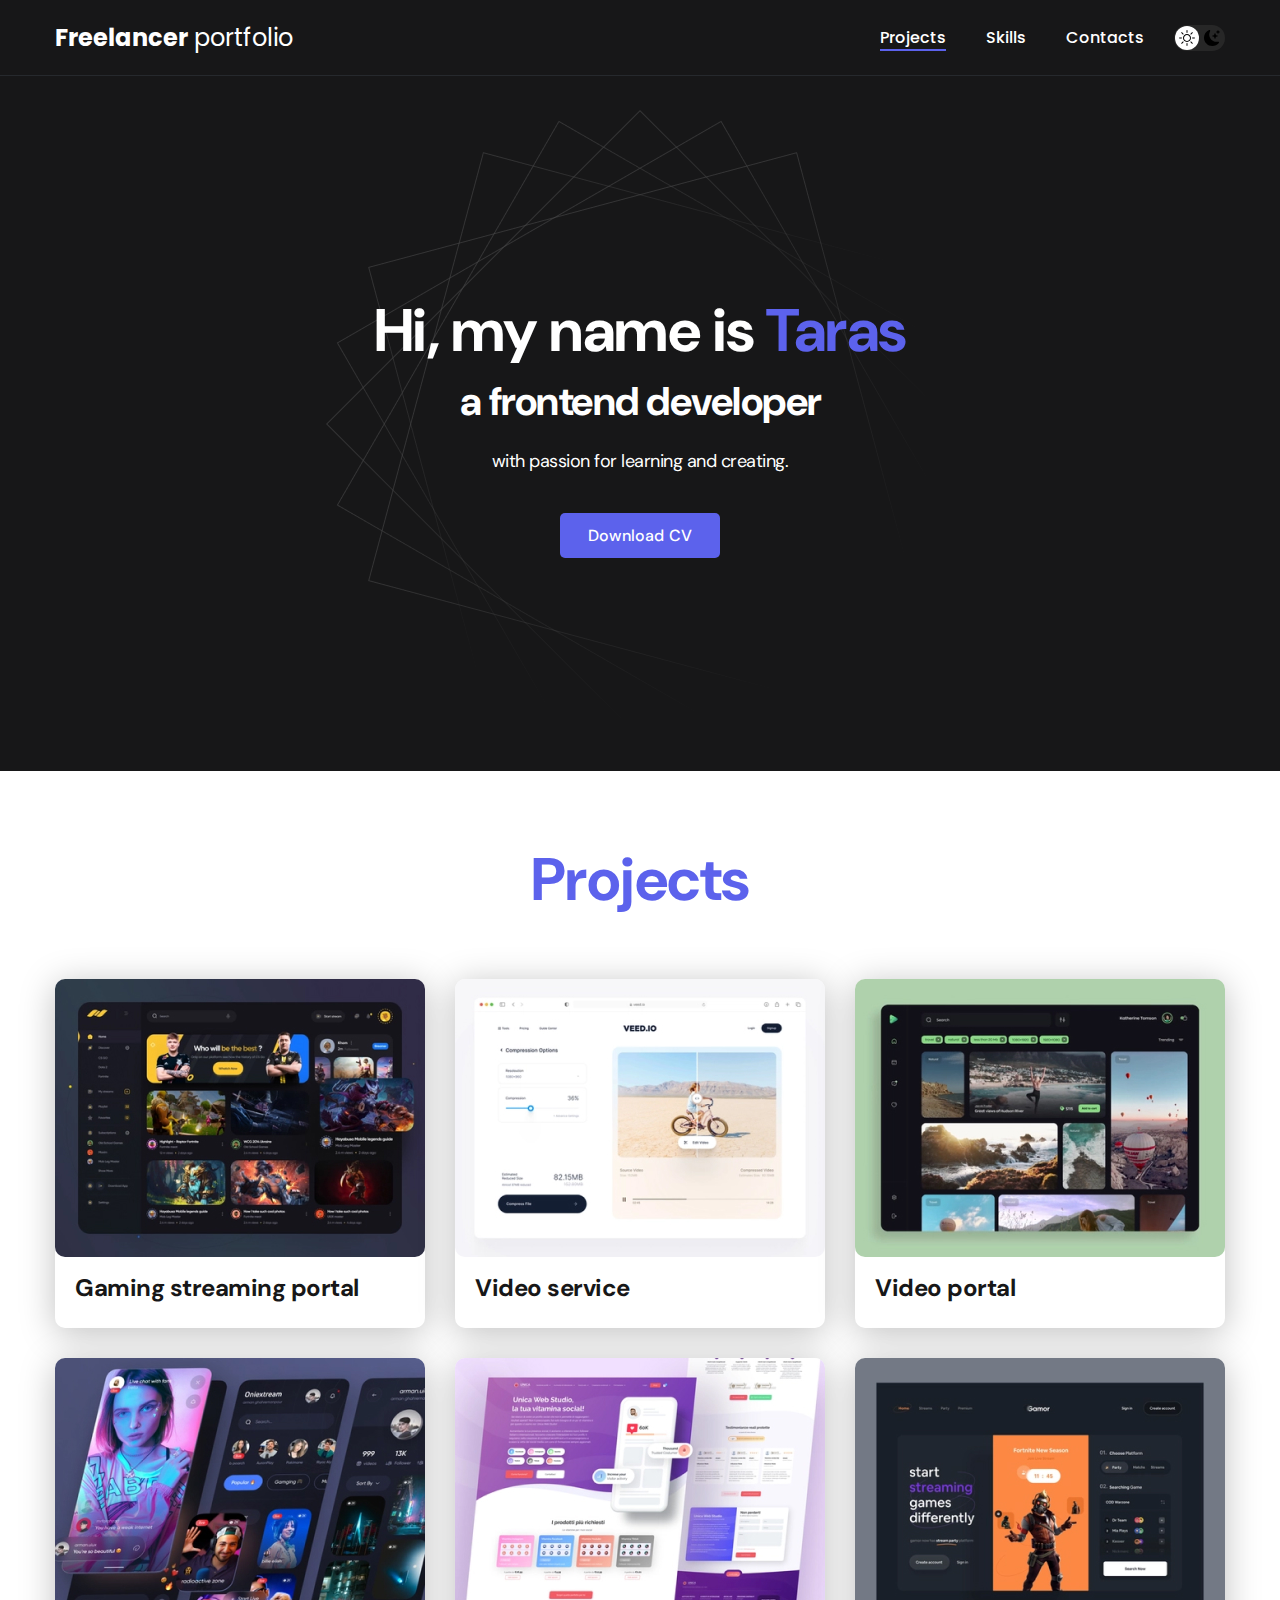
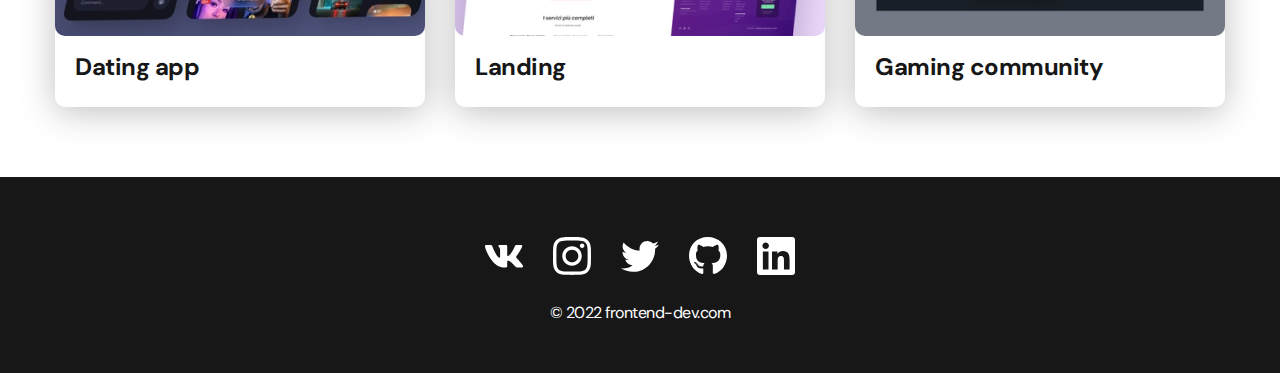
<file: index.html>
<!DOCTYPE html>
<html lang="en">
<head>
    <meta charset="UTF-8">
    <meta http-equiv="X-UA-Compatible" content="IE=edge">
    <meta name="viewport" content="width=device-width, initial-scale=1.0">
    <title>CV</title>
    <link rel="stylesheet" href="css/main.css">
</head>
<body>
    <nav class="nav">
        <div class="container">
            <div class="nav_row">
                <a href="./index.html" class="logo"><strong>Freelancer</strong> portfolio</a>
                <button class="dark-mode-btn">
                    <img src="./img/icons/sun.svg" alt="light mode" class="dark-mode-btn__icon">
                    <img src="./img/icons/moon.svg" alt="dark mode" class="dark-mode-btn__icon">
                </button>
                <ul class="nav_list">
                    <li class="nav_list__item"><a href="./index.html" class="nav_list__link nav_list__link--active">Projects</a></li>
                    <li class="nav_list__item"><a href="./skills.html" class="nav_list__link">Skills</a></li>
                    <li class="nav_list__item"><a href="./contacts.html" class="nav_list__link">Contacts</a></li>
                </ul>


            </div>
        </div>
    </nav>

    <header class="header">
        <div class="header__wrapper">
            <h1 class="header__title">
                <strong>Hi, my name is <em>Taras</em></strong><br>
                a frontend developer
            </h1>
            <div class="header__text">
                <p>with passion for learning and creating.</p>
            </div>
            <a href="#!" class="btn">Download CV</a>
        </div>
    </header>

    <main class="section">
        <div class="container">
            <h2 class="title-1">Projects</h2>
            <ul class="projects">
                <li class="project">
                    <a href="./project-page.html">
                        <img src="./img/projects/01.jpg" alt="Project img" class="project__img">
                        <h3 class="project__title">Gaming streaming portal</h3>
                    </a>
                </li>
                <li class="project">
                    <a href="./project-page.html">
                        <img src="./img/projects/02.jpg" alt="Project img" class="project__img">
                        <h3 class="project__title">Video service</h3>
                    </a>
                </li>
                <li class="project">
                    <a href="./project-page.html">
                        <img src="./img/projects/03.jpg" alt="Project img" class="project__img">
                        <h3 class="project__title">Video portal</h3>
                    </a>
                </li>
                <li class="project">
                    <img src="./img/projects/04.jpg" alt="Project img" class="project__img">
                    <h3 class="project__title">Dating app</h3>
                </li>
                <li class="project">
                    <img src="./img/projects/05.jpg" alt="Project img" class="project__img">
                    <h3 class="project__title">Landing</h3>
                </li>
                <li class="project">
                    <img src="./img/projects/06.jpg" alt="Project img" class="project__img">
                    <h3 class="project__title">Gaming community</h3>
                </li>
            </ul>
        </div>
    </main>

    <footer class="footer">
        <div class="container">
            <div class="footer__wrapper">
                <ul class="social">
                    <li class="social__item"><a href="#!"><img src="./img/icons/vk.svg" alt="Link"></a></li>
                    <li class="social__item"><a href="#!"><img src="./img/icons/instagram.svg" alt="Link"></a></li>
                    <li class="social__item"><a href="#!"><img src="./img/icons/twitter.svg" alt="Link"></a></li>
                    <li class="social__item"><a href="#!"><img src="./img/icons/gitHub.svg" alt="Link"></a></li>
                    <li class="social__item"><a href="#!"><img src="./img/icons/linkedIn.svg" alt="Link"></a></li>
                </ul>
                <div class="copyright">
                    <p>© 2022 frontend-dev.com</p>
                </div>
            </div>
        </div>
    </footer>

    <script src="./js/main.js"></script>
</body>
</html>
</file>
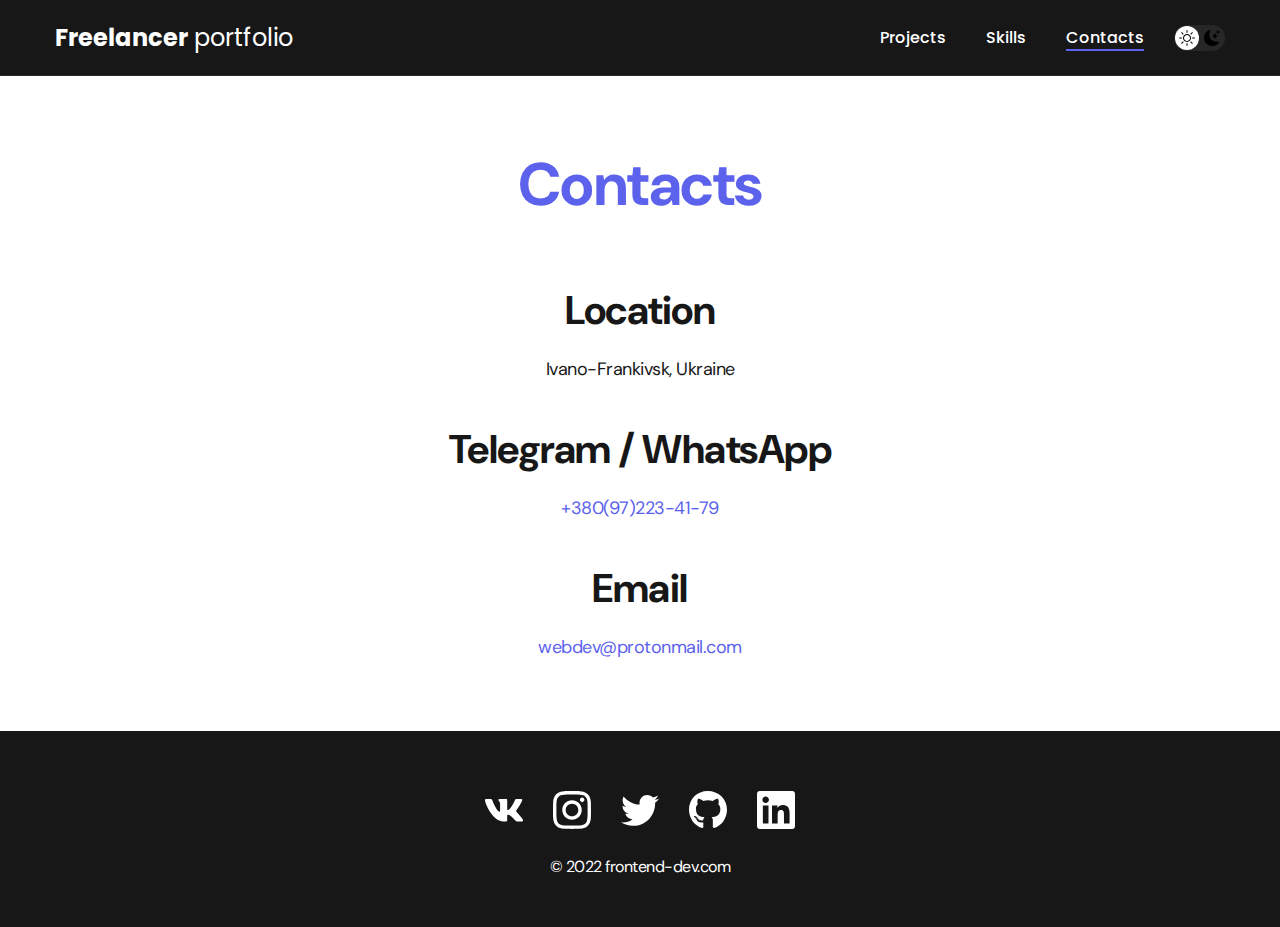
<file: contacts.html>
<!DOCTYPE html>
<html lang="en">
  <head>
    <meta charset="UTF-8" />
    <meta http-equiv="X-UA-Compatible" content="IE=edge" />
    <meta name="viewport" content="width=device-width, initial-scale=1.0" />
    <title>CV</title>
    <link rel="stylesheet" href="css/main.css" />
  </head>
  <body>
    <nav class="nav">
      <div class="container">
        <div class="nav_row">
          <a href="./index.html" class="logo"
            ><strong>Freelancer</strong> portfolio</a>
          <button class="dark-mode-btn">
            <img src="./img/icons/sun.svg" alt="light mode" class="dark-mode-btn__icon">
            <img src="./img/icons/moon.svg" alt="dark mode" class="dark-mode-btn__icon">
        </button>
          <ul class="nav_list">
            <li class="nav_list__item">
              <a href="./index.html" class="nav_list__link">Projects</a>
            </li>
            <li class="nav_list__item">
              <a
                href="./skills.html"
                class="nav_list__link"
                >Skills</a
              >
            </li>
            <li class="nav_list__item">
              <a href="./contacts.html" class="nav_list__link nav_list__link--active">Contacts</a>
            </li>
          </ul>
        </div>
      </div>
    </nav>

    <main class="section">
      <div class="container">
        <h1 class="title-1">Contacts</h1>

        <ul class="content_list">
          <li class="content_list__item">
            <h2 class="title-2">Location</h2>
            <p>Ivano-Frankivsk, Ukraine</p>
          </li>
          <li class="content_list__item">
            <h2 class="title-2">Telegram / WhatsApp</h2>
            <p><a href="tel:+380972234179">+380(97)223-41-79</a></p>
          </li>
          <li class="content_list__item">
            <h2 class="title-2">Email</h2>
            <p><a href="mailto:vip.kristals@gmail.com">webdev@protonmail.com</a></p>
          </li>               
        </ul>
      
      </div>
    </main>

    <footer class="footer">
      <div class="container">
        <div class="footer__wrapper">
          <ul class="social">
            <li class="social__item">
              <a href="#!"><img src="./img/icons/vk.svg" alt="Link" /></a>
            </li>
            <li class="social__item">
              <a href="#!"
                ><img src="./img/icons/instagram.svg" alt="Link"
              /></a>
            </li>
            <li class="social__item">
              <a href="#!"><img src="./img/icons/twitter.svg" alt="Link" /></a>
            </li>
            <li class="social__item">
              <a href="#!"><img src="./img/icons/gitHub.svg" alt="Link" /></a>
            </li>
            <li class="social__item">
              <a href="#!"><img src="./img/icons/linkedIn.svg" alt="Link" /></a>
            </li>
          </ul>
          <div class="copyright">
            <p>© 2022 frontend-dev.com</p>
          </div>
        </div>
      </div>
    </footer>
    <script src="./js/main.js"></script>
  </body>
</html>
</file>
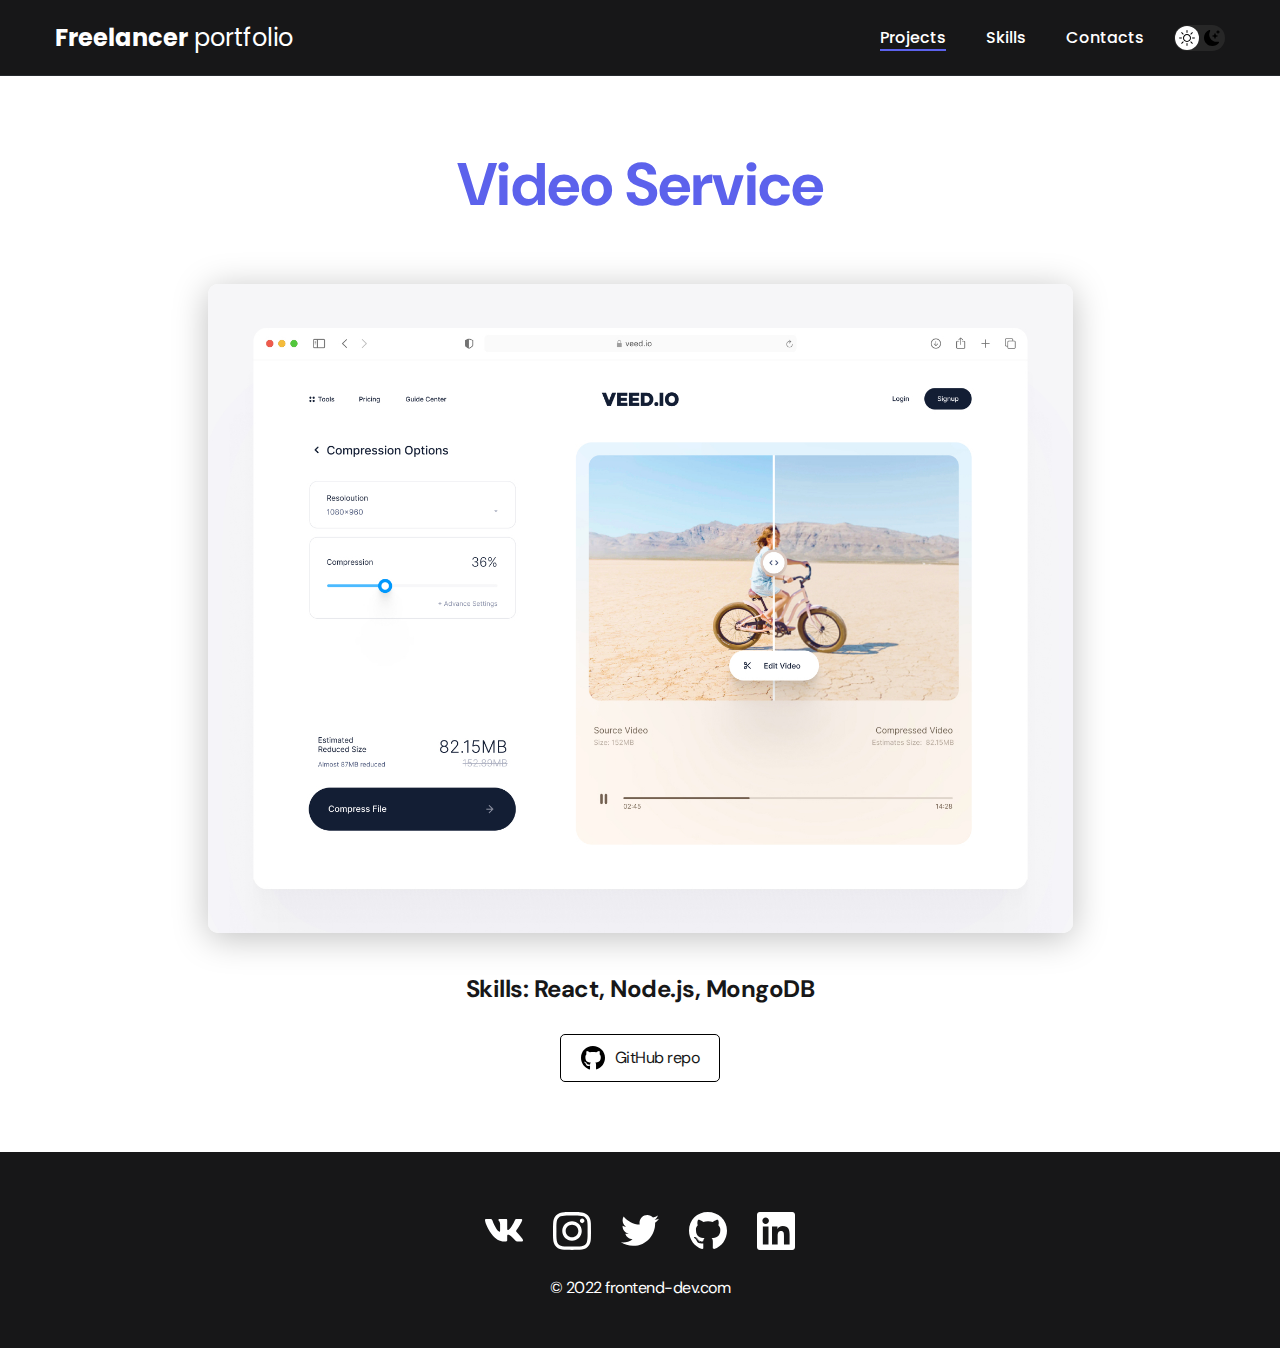
<file: project-page.html>
<!DOCTYPE html>
<html lang="en">
  <head>
    <meta charset="UTF-8" />
    <meta http-equiv="X-UA-Compatible" content="IE=edge" />
    <meta name="viewport" content="width=device-width, initial-scale=1.0" />
    <title>CV</title>
    <link rel="stylesheet" href="css/main.css" />
  </head>
  <body>
    <nav class="nav">
      <div class="container">
        <div class="nav_row">
          <a href="./index.html" class="logo"
            ><strong>Freelancer</strong> portfolio</a
          >
          <button class="dark-mode-btn">
            <img src="./img/icons/sun.svg" alt="light mode" class="dark-mode-btn__icon">
            <img src="./img/icons/moon.svg" alt="dark mode" class="dark-mode-btn__icon">
        </button>
          <ul class="nav_list">
            <li class="nav_list__item">
              <a
                href="./index.html"
                class="nav_list__link nav_list__link--active"
                >Projects</a
              >
            </li>
            <li class="nav_list__item">
              <a href="./skills.html" class="nav_list__link">Skills</a>
            </li>
            <li class="nav_list__item">
              <a href="./contacts.html" class="nav_list__link">Contacts</a>
            </li>
          </ul>
        </div>
      </div>
    </nav>

    <main class="section">
      <div class="container">
        <div class="project-details">
          <h1 class="title-1">Video Service</h1>
          <img
            src="./img/projects/02-big.jpg"
            alt=""
            class="project-details__cover"
          />
          <div class="project-details__description">
            <p>Skills: React, Node.js, MongoDB</p>
          </div>

          <a href="#!" class="btn-outline">
            <img src="./img/icons/gitHub-black.svg" alt="" />
            GitHub repo
          </a>
        </div>
      </div>
    </main>

    <footer class="footer">
      <div class="container">
        <div class="footer__wrapper">
          <ul class="social">
            <li class="social__item">
              <a href="#!"><img src="./img/icons/vk.svg" alt="Link" /></a>
            </li>
            <li class="social__item">
              <a href="#!"
                ><img src="./img/icons/instagram.svg" alt="Link"
              /></a>
            </li>
            <li class="social__item">
              <a href="#!"><img src="./img/icons/twitter.svg" alt="Link" /></a>
            </li>
            <li class="social__item">
              <a href="#!"><img src="./img/icons/gitHub.svg" alt="Link" /></a>
            </li>
            <li class="social__item">
              <a href="#!"><img src="./img/icons/linkedIn.svg" alt="Link" /></a>
            </li>
          </ul>
          <div class="copyright">
            <p>© 2022 frontend-dev.com</p>
          </div>
        </div>
      </div>
    </footer>
    <script src="./js/main.js"></script>
  </body>
</html>
</file>
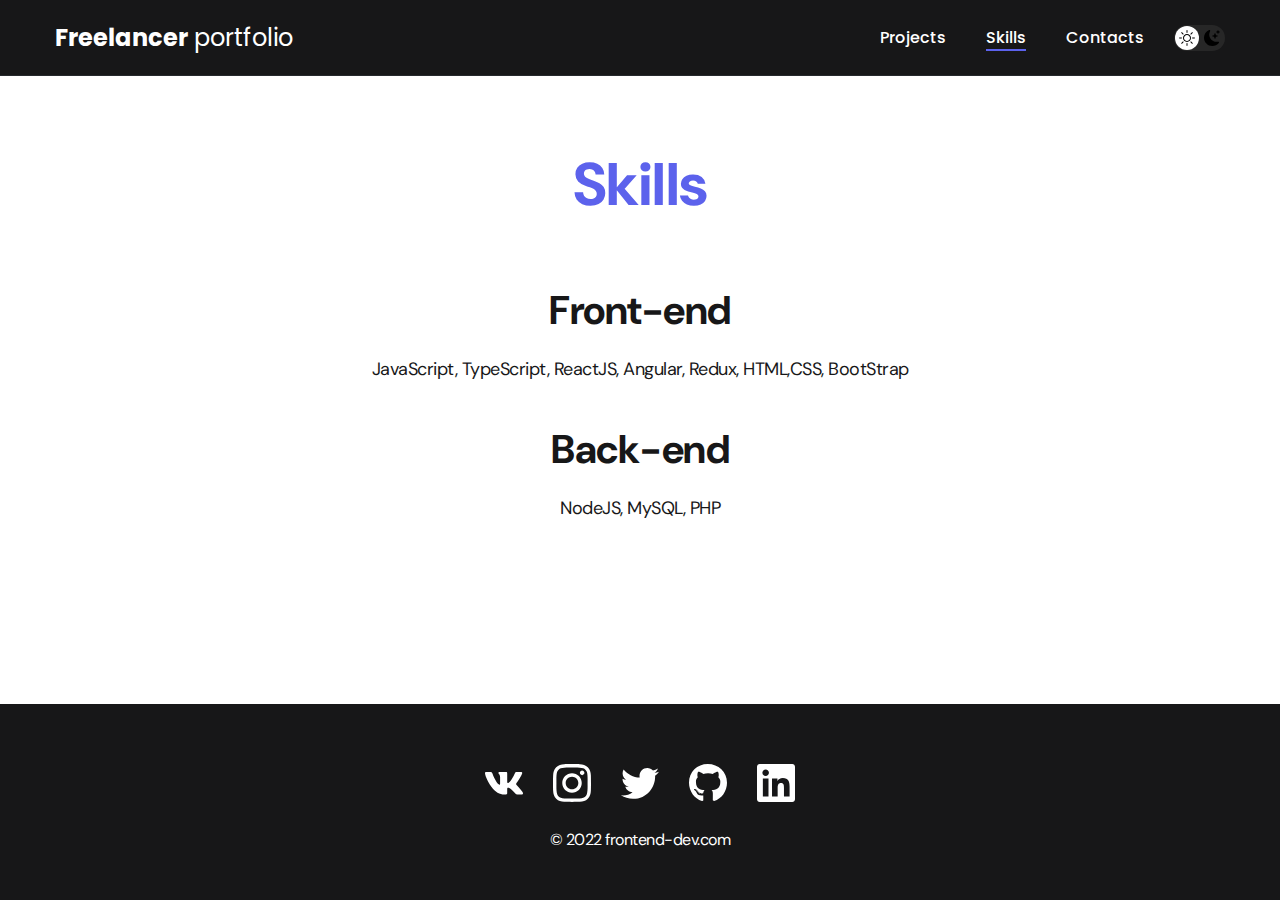
<file: skills.html>
<!DOCTYPE html>
<html lang="en">
  <head>
    <meta charset="UTF-8" />
    <meta http-equiv="X-UA-Compatible" content="IE=edge" />
    <meta name="viewport" content="width=device-width, initial-scale=1.0" />
    <title>CV</title>
    <link rel="stylesheet" href="css/main.css" />
  </head>
  <body>
    <nav class="nav">
      <div class="container">
        <div class="nav_row">
          <a href="./index.html" class="logo"
            ><strong>Freelancer</strong> portfolio</a
          >
          <button class="dark-mode-btn">
            <img src="./img/icons/sun.svg" alt="light mode" class="dark-mode-btn__icon">
            <img src="./img/icons/moon.svg" alt="dark mode" class="dark-mode-btn__icon">
        </button>
          <ul class="nav_list">
            <li class="nav_list__item">
              <a href="./index.html" class="nav_list__link">Projects</a>
            </li>
            <li class="nav_list__item">
              <a
                href="./skills.html"
                class="nav_list__link nav_list__link--active"
                >Skills</a
              >
            </li>
            <li class="nav_list__item">
              <a href="./contacts.html" class="nav_list__link">Contacts</a>
            </li>
          </ul>
        </div>
      </div>
    </nav>

    <main class="section">
      <div class="container">
        <h1 class="title-1">Skills</h1>

        <ul class="content_list">
          <li class="content_list__item">
            <h2 class="title-2">Front-end</h2>
            <p>
              JavaScript, TypeScript, ReactJS, Angular, Redux, HTML,CSS,
              BootStrap
            </p>
          </li>
          <li class="content_list__item">
            <h2 class="title-2">Back-end</h2>
            <p>NodeJS, MySQL, PHP</p>
          </li>
        </ul>
      </div>
    </main>

    <footer class="footer">
      <div class="container">
        <div class="footer__wrapper">
          <ul class="social">
            <li class="social__item">
              <a href="#!"><img src="./img/icons/vk.svg" alt="Link" /></a>
            </li>
            <li class="social__item">
              <a href="#!"
                ><img src="./img/icons/instagram.svg" alt="Link"
              /></a>
            </li>
            <li class="social__item">
              <a href="#!"><img src="./img/icons/twitter.svg" alt="Link" /></a>
            </li>
            <li class="social__item">
              <a href="#!"><img src="./img/icons/gitHub.svg" alt="Link" /></a>
            </li>
            <li class="social__item">
              <a href="#!"><img src="./img/icons/linkedIn.svg" alt="Link" /></a>
            </li>
          </ul>
          <div class="copyright">
            <p>© 2022 frontend-dev.com</p>
          </div>
        </div>
      </div>
    </footer>
    <script src="./js/main.js"></script>
  </body>
</html>
</file>
<file: css/main.css>
@import "./reset.css";
@import url('https://fonts.googleapis.com/css2?family=DM+Sans:wght@400;500;700&family=Poppins:wght@400;500;700&display=swap');

/*
font-family: 'DM Sans', sans-serif;
font-family: 'Poppins', sans-serif;
*/

/* *{
    border: 1px solid red;
} */

:root{
    --blackpure: #000;
    --black: #171718;
    --black-border: #26292D;
    --white: #fff;
    --purple: #5C62EC;

    --text-color:var(--black);
    --dark-bg: var(--black);
    --dark-border: var(--black-border);
    --header-text: var(--white);
    --accent: var(--purple);

    /* Light mode */
    --page-bg: var(--white);
    --text-color: var(--black);

    --title-1: var(--accent);

    --project-card-bg:var(--white);
    --project-card-text:var(--black);
    --box-shadow:0px 5px 35px rgba(0, 0, 0, 0.25);
}

.dark{
    --page-bg: #252526;
    --text-color: var(--white);

    --title-1: var(--white);

    --project-card-bg:var(--black);
    --project-card-text:var(--white);
    --box-shadow:0px 5px 35px rgba(0, 0, 0, 0.8);
}

html, body{
    display: flex;
    flex-direction: column;
    min-height: 100vh;

    letter-spacing: -0.5px;
    font-family: 'DM Sans', sans-serif;

    /* Light mode */
    background-color: var(--page-bg);
    color: var(--text-color);
}

.container{
    margin: 0 auto;
    max-width: 1200px;
    padding: 0 15px;
}
.none{
    display: none !important;
}
/* General */
.section {
    padding: 70px 0;
}
.title-1 {
    margin-bottom: 60px;
    font-size: 60px;
    font-weight: 700;
    line-height: 1.3;
    color: var(--title-1);
    text-align: center;
}
.title-2 {
    margin-bottom: 20px;
    
    font-size: 40px;
    line-height: 1.3;
    font-weight: 700;
}
/*Nav*/
.logo{
    margin-right: auto;
}

.nav{
    background-color: var(--dark-bg);
    color: var(--header-text);
    border-bottom: 1px solid var(--dark-border);
    padding: 20px 0;
    letter-spacing: normal;
}
.nav_row{
    display: flex;
    justify-content: flex-end;
    align-items: center;
    column-gap: 30px;
    row-gap: 20px;
    flex-wrap: wrap;
}
.logo{
    color: var(--header-text);
    font-size: 24px;
    font-family: 'Poppins', sans-serif;
}
.logo strong{
    font-weight: 700;
}
.nav_list {
    display: flex;
    align-items: center;
    font-size: 16px;
    font-weight: 500;
    row-gap: 10px;
    column-gap: 40px;
    font-family: 'Poppins', sans-serif;
}
.nav_list__link {
    color: var(--header-text);
    transition: opacity 0.2s ease-in;
}
.nav_list__link:hover{
    opacity: 0.8;
}
.nav_list__link--active{
    position: relative;
}
.nav_list__link--active::before{
    content: "";

    display: block;
    height: 2px;
    width: 100%;
    background-color: var(--accent);
    position: absolute;
    left: 0;
    top: 100% ;
}

/* Dark mode btn */

.dark-mode-btn {
    display: flex;
    justify-content: space-between;
    order: 9;
    width: 51px;
    padding: 5px;
    height: 26px;
    border-radius: 50px;
    background-color: #272727;
    position: relative;
}
.dark-mode-btn::before{
    content: "";
    position: absolute;
    top: 1px;
    left: 1px;

    display: block;
    width: 24px;
    height: 24px;

    border-radius: 50%;
    background-color: var(--white);

    transition: left 0.2s ease-in;
}
.dark-mode-btn__icon {
    position: relative;
    z-index: 9;
}

.dark-mode-btn--active::before{
    left: 26px;
}

/* Header */
.header {
    padding: 40px 0;
    background-color: var(--dark-bg);
    background-image: url(./../img/header-bg.png);
    background-repeat: no-repeat;
    background-size: auto;
    background-position: center;

    color: var(--header-text);
    min-height: 695px;
    display: flex;
    justify-content: center;
    align-items: center;
    text-align: center;
}
.header__wrapper {
    padding: 0 15px;
    max-width: 660px;
}
.header__title {
    font-size: 40px;
    font-weight: 700;
    line-height: 1.4;
    margin-bottom: 20px;
}
.header__title strong{
    font-size: 60px;
    font-weight: 700;
}
.header__title em{
    font-style: normal;
    color: var(--accent);
}
.header__text {
    font-size: 18px;
    line-height: 1.333;
    margin-bottom: 40px;
}
.header__text p + p{
    margin-top: 1em;
}

/* BTN */
.btn {
    display: inline-block;
    background-color: var(--accent);
    padding: 12px 28px;

    border-radius: 5px;
    color: var(--white);
    letter-spacing: 0.15px;
    font-size: 16px;
    font-weight: 500;

    transition: opacity 0.2s ease-in;
}
.btn:hover{
    opacity: 0.8;
}
.btn:active{
    position: relative;
    top: 1px;
}
/* BTN outline*/
.btn-outline{
    display: flex;
    column-gap: 10px;
    align-items: center;

    height: 48px;
    border-radius: 5px;
    padding: 12px 20px;

    border: 1px solid var(--blackpure);
    color: var(--black);
    background-color: var(--white);

    transition: opacity 0.2s ease-in;
}
.btn-outline:hover{
    opacity: 0.8;
}
.btn-outline:active{
    position: relative;
    top: 1px;
}



/* Projects */


.projects {
    display: flex;
    flex-wrap: wrap;
    column-gap: 30px;
    justify-content: center;
    row-gap: 30px;
}
.project {
    max-width: 370px;
    background-color: var(--project-card-bg);
    box-shadow: var(--box-shadow);
    border-radius: 10px;
}
.project__img {
    border-radius: 10px;
}
.project__title {
    padding: 15px 20px 25px;
    font-weight: 700;
    font-size: 24px;
    line-height: 1.3;
    color: var(--project-card-text);
}
/*Project details */
.project-details{
    margin: 0 auto;
    max-width: 865px;

    display: flex;
    flex-direction: column;
    align-items: center;
    text-align: center;
}
.project-details__cover{
    max-width: 100%;
    margin-bottom: 40px;

    box-shadow: 0px 5px 35px rgba(0, 0, 0, 0.25);
    border-radius: 10px;
}
.project-details__description{
    margin-bottom: 30px;

    font-weight: 700;
    font-size: 24px;
    line-height: 1.3;
}

/* Content lisq*/


.content_list {
    margin: 0 auto;
    max-width: 570px;
    display: flex;
    flex-direction: column;
    align-items: center;
    row-gap: 40px;
    text-align: center;
}
.content_list a{
    color: var(--accent);
}
.content_list__item {
    font-size: 18px;
    line-height: 1.5;
}
.content_list__item p + p{
    margin-top: 0.5em;
}

/* Footer*/
.footer {
    background-color: var(--dark-bg);
    padding: 60px 0 50px;
    color: var(--header-text);
    margin-top: auto;
}
.footer__wrapper{
    display: flex;
    flex-direction: column;
    align-items: center;
    row-gap: 27px;
}
.social {
    display: flex;
    column-gap: 30px;
    align-items: center;

}
.copyright {
    font-size: 16px;
}

@media (max-width: 620px){
    .header{
        min-height: unset;
    }
    .header__title{
        font-size: 30px;
    }
    .header__title strong{
        font-size: 40px;
    }
    
    /* Nav */

    .nav_row{
        justify-content: space-between;

    }
    .dark-mode-btn{
        order: 0;
    }
    /* General */
    .section{
        padding: 40px 0;
    }
    .title-1{
        font-size: 40px;
        margin-bottom: 30px;
    }
    .title-2{
        margin-bottom: 10px;
        font-size: 30px;
    }

    /* Projects */

    .project__title{
        font-size: 22px;
    }

    /* Project page */

    .project-details__description{
        font-size: 22px;
        margin-bottom: 20px;
    }


    /* Content */

    .content_list{
        row-gap: 20px;
    }
    .content_list__item{
        font-size: 16px;
    }

    /* Footer */
    
    .footer{
        padding: 40px 0 30px;
    }
    .footer__wrapper{
        row-gap: 20px
    }

    /* Social */

    .social{
        column-gap: 20px;
    }
    .social__item{
        width: 28px;
    }
    
    


}
</file>
